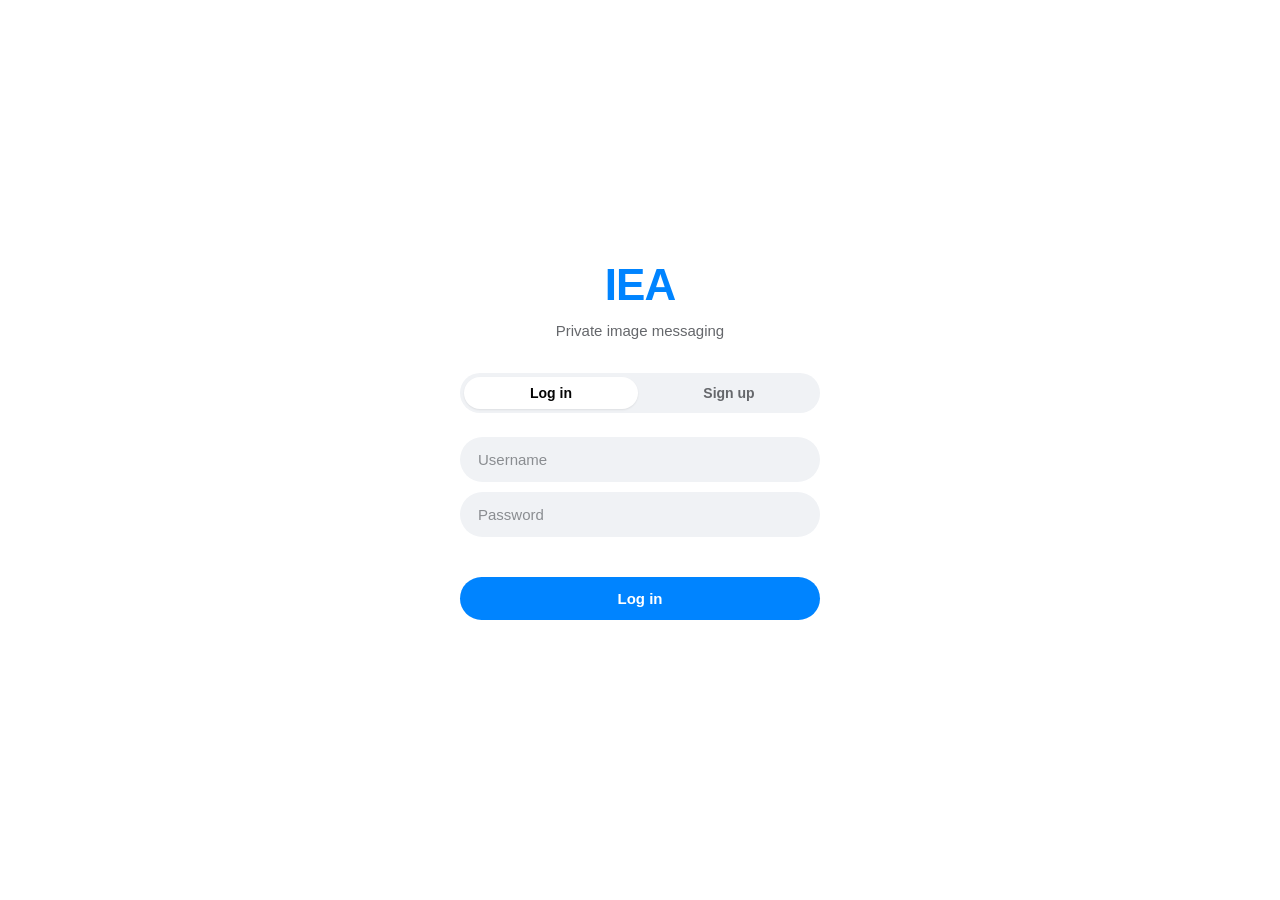
<file: frontend/index.html>
<!DOCTYPE html>
<html lang="en">
<head>
  <meta charset="UTF-8" />
  <meta name="viewport" content="width=device-width, initial-scale=1.0" />
  <title>IEA</title>
  <link rel="stylesheet" href="style.css" />
</head>
<body class="login-page">
  <div class="auth-layout">
    <div class="app-name">IEA</div>
    <div class="subtitle">Private image messaging</div>

    <div class="auth-tabs" id="toggle">
      <button type="button" class="tab-btn active" id="tab-login" onclick="setMode('login')">
        Log in
      </button>
      <button type="button" class="tab-btn" id="tab-register" onclick="setMode('register')">
        Sign up
      </button>
    </div>

    <form id="auth-form" onsubmit="return submitAuth(event)">
      <div class="field-group">
        <input class="field" type="text" id="username" placeholder="Username"
               autocomplete="username" required />
      </div>
      <div class="field-group">
        <input class="field" type="password" id="password" placeholder="Password"
               autocomplete="current-password" required />
      </div>
      <div class="field-group" id="confirm-group" style="display:none">
        <input class="field" type="password" id="confirm-password"
               placeholder="Confirm password" autocomplete="new-password" />
      </div>
      <div class="error-text" id="confirm-error" style="margin-top:0"></div>
      <button type="submit" class="btn-primary" id="submit-btn">Log in</button>
    </form>

    <div class="error-text" id="error"></div>
  </div>

  <script src="app.js"></script>
  <script>
    let mode = "login"; // or "register"

    function setMode(nextMode) {
      mode = nextMode;
      const isLogin = mode === "login";
      document.getElementById("submit-btn").textContent = isLogin ? "Log in" : "Create Account";
      document.getElementById("confirm-group").style.display = isLogin ? "none" : "block";
      document.getElementById("tab-login").classList.toggle("active", isLogin);
      document.getElementById("tab-register").classList.toggle("active", !isLogin);
      document.getElementById("confirm-error").textContent = "";
      setError("");
    }

    function toggleMode() {
      setMode(mode === "login" ? "register" : "login");
    }

    function setError(text) {
      document.getElementById("error").textContent = text;
    }

    async function submitAuth(e) {
      e.preventDefault();
      setError("");
      document.getElementById("confirm-error").textContent = "";
      const username = document.getElementById("username").value.trim();
      const password = document.getElementById("password").value;
      const btn = document.getElementById("submit-btn");

      // Confirm-password check (frontend validation only).
      if (mode === "register") {
        const confirm = document.getElementById("confirm-password").value;
        if (password !== confirm) {
          document.getElementById("confirm-error").textContent = "Passwords do not match";
          return false;
        }
      }

      btn.disabled = true;

      try {
        if (mode === "register") {
          const res = await fetch("/register", {
            method: "POST",
            headers: { "Content-Type": "application/json" },
            body: JSON.stringify({ username, password }),
          });
          const data = await res.json();
          if (!res.ok) {
            setError(data.detail || "Could not create account");
            return false;
          }
          // Auto-login after successful registration.
        }

        const res = await fetch("/login", {
          method: "POST",
          headers: { "Content-Type": "application/json" },
          body: JSON.stringify({ username, password }),
        });
        const data = await res.json();
        if (!res.ok) {
          setError(data.detail || "Incorrect username or password");
          return false;
        }
        sessionStorage.setItem("session_token", data.session_token);
        sessionStorage.setItem("username", data.username);
        sessionStorage.setItem("is_admin", data.is_admin ? "true" : "false");
        window.location.href = data.is_admin ? "admin.html" : "chat.html";
      } catch (err) {
        setError("Something went wrong, try again");
      } finally {
        btn.disabled = false;
      }
      return false;
    }

    if (getToken()) {
      window.location.href = isAdmin() ? "admin.html" : "chat.html";
    }
  </script>
</body>
</html>
</file>
<file: frontend/style.css>
/* Messenger-style theme: flat, white, real Messenger blue. */

:root {
  --blue: #0084ff;
  --blue-hover: #0073e6;
  --bg: #ffffff;
  --hover: #f0f2f5;
  --active: #ebf5ff;
  --input: #f0f2f5;
  --bubble-received: #f0f0f0;
  --text: #050505;
  --muted: #65676b;
  --placeholder: #8a8d91;
  --border: #e4e6eb;
  --online: #31a24c;
  --error: #fa383e;
}

* { box-sizing: border-box; margin: 0; padding: 0; }

html, body { height: 100%; }

body {
  font-family: -apple-system, BlinkMacSystemFont, "Segoe UI", Helvetica, Arial, sans-serif;
  background: var(--bg);
  color: var(--text);
  font-size: 15px;
  line-height: 1.4;
  -webkit-font-smoothing: antialiased;
  overflow: hidden;
}

button, input { font-family: inherit; color: inherit; }
button { cursor: pointer; }
img { max-width: 100%; }
a { color: var(--blue); text-decoration: none; }

/* ====== Login page ====== */
.login-page {
  height: 100vh;
  display: flex;
  align-items: center;
  justify-content: center;
  padding: 24px;
  background: var(--bg);
  overflow: auto;
}

.auth-layout { width: 100%; max-width: 360px; }
.auth-glow { display: none; }
.login-card { width: 100%; }
.brand-mark { display: none; }

.app-name {
  font-size: 44px;
  font-weight: 700;
  color: var(--blue);
  text-align: center;
  letter-spacing: -1px;
  margin-bottom: 4px;
}

.subtitle {
  font-size: 15px;
  color: var(--muted);
  text-align: center;
  margin-bottom: 32px;
}

.auth-tabs {
  display: flex;
  gap: 4px;
  background: var(--input);
  border-radius: 999px;
  padding: 4px;
  margin-bottom: 24px;
}

.tab-btn {
  flex: 1;
  background: none;
  border: none;
  padding: 8px 14px;
  border-radius: 999px;
  font-size: 14px;
  font-weight: 600;
  color: var(--muted);
  transition: background 120ms, color 120ms;
}

.tab-btn.active {
  background: var(--bg);
  color: var(--text);
  box-shadow: 0 1px 2px rgba(0, 0, 0, 0.08);
}

.field-group { margin-bottom: 10px; }
.label { display: none; }

.field {
  width: 100%;
  background: var(--input);
  border: none;
  border-radius: 999px;
  padding: 14px 18px;
  font-size: 15px;
  outline: none;
  color: var(--text);
  transition: background 120ms, box-shadow 120ms;
}

.field::placeholder { color: var(--placeholder); }
.field:focus { background: var(--bg); box-shadow: 0 0 0 2px var(--blue); }

.helper-row { display: none; }

.btn-primary {
  width: 100%;
  background: var(--blue);
  color: #fff;
  border: none;
  border-radius: 999px;
  padding: 13px 18px;
  font-size: 15px;
  font-weight: 600;
  margin-top: 14px;
  transition: background 120ms;
}

.btn-primary:hover { background: var(--blue-hover); }
.btn-primary:disabled { opacity: 0.6; cursor: default; }

.btn-primary.ghost {
  background: var(--input);
  color: var(--text);
  font-weight: 600;
}
.btn-primary.ghost:hover { background: #e2e5e9; }

.text-link {
  background: none;
  border: none;
  color: var(--blue);
  font-size: 14px;
  font-weight: 600;
  padding: 0;
}
.text-link:hover { color: var(--blue-hover); }

.error-text {
  font-size: 13px;
  color: var(--error);
  text-align: center;
  margin-top: 10px;
  min-height: 16px;
}

/* ====== App layout ====== */
.app { display: flex; height: 100vh; }

/* ====== Sidebar ====== */
.sidebar {
  width: 340px;
  flex-shrink: 0;
  background: var(--bg);
  border-right: 1px solid var(--border);
  display: flex;
  flex-direction: column;
  position: relative;
}

.sidebar-top {
  height: 64px;
  display: flex;
  align-items: center;
  justify-content: space-between;
  padding: 0 16px;
  flex-shrink: 0;
}

.sidebar-top .title {
  font-size: 22px;
  font-weight: 700;
}

.icon-btn {
  width: 36px;
  height: 36px;
  border-radius: 50%;
  background: var(--input);
  border: none;
  font-size: 18px;
  color: var(--text);
  display: flex;
  align-items: center;
  justify-content: center;
  transition: background 120ms;
}
.icon-btn:hover { background: #e2e5e9; }
.icon-btn.sm { width: 32px; height: 32px; font-size: 16px; }

.search-panel {
  max-height: 0;
  overflow: hidden;
  transition: max-height 200ms ease;
  padding: 0 16px;
}
.search-panel.open { max-height: 160px; padding-bottom: 8px; }

.search-input {
  width: 100%;
  background: var(--input);
  border: none;
  border-radius: 999px;
  padding: 10px 16px;
  font-size: 14px;
  outline: none;
  color: var(--text);
}
.search-input::placeholder { color: var(--placeholder); }

.search-result {
  font-size: 13px;
  color: var(--muted);
  display: flex;
  align-items: center;
  gap: 8px;
  padding: 8px 4px 0;
  min-height: 20px;
}
.search-result .check { color: var(--online); }

.add-pill {
  background: var(--blue);
  color: #fff;
  border: none;
  border-radius: 999px;
  padding: 4px 12px;
  font-size: 12px;
  font-weight: 600;
  margin-left: auto;
}
.add-pill:hover { background: var(--blue-hover); }

.user-list {
  flex: 1;
  overflow-y: auto;
  padding: 4px 8px;
}

.user-item {
  display: flex;
  align-items: center;
  gap: 12px;
  padding: 8px 10px;
  border-radius: 10px;
  cursor: pointer;
  position: relative;
}
.user-item:hover { background: var(--hover); }
.user-item.active { background: var(--active); }

.avatar {
  flex-shrink: 0;
  border-radius: 50%;
  display: flex;
  align-items: center;
  justify-content: center;
  color: #fff;
  font-weight: 600;
}
.avatar.lg { width: 48px; height: 48px; font-size: 18px; }
.avatar.sm { width: 36px; height: 36px; font-size: 15px; }

.u-text { flex: 1; min-width: 0; }
.u-name { font-size: 15px; font-weight: 500; color: var(--text); }
.u-sub { font-size: 13px; color: var(--muted); margin-top: 2px; }

.online-dot {
  width: 10px;
  height: 10px;
  border-radius: 50%;
  background: var(--online);
  flex-shrink: 0;
}

.unread-badge {
  min-width: 20px;
  height: 20px;
  padding: 0 6px;
  border-radius: 999px;
  background: var(--blue);
  color: #fff;
  font-size: 11px;
  font-weight: 700;
  display: flex;
  align-items: center;
  justify-content: center;
  flex-shrink: 0;
}

.sidebar-bottom {
  padding: 8px 12px;
  display: flex;
  align-items: center;
  justify-content: space-between;
  gap: 8px;
  border-top: 1px solid var(--border);
  flex-shrink: 0;
}

.profile-strip {
  display: flex;
  align-items: center;
  gap: 10px;
  flex: 1;
  min-width: 0;
  padding: 4px 6px;
  border-radius: 8px;
  cursor: pointer;
}
.profile-strip:hover { background: var(--hover); }

/* ====== Profile popup ====== */
.profile-popup {
  display: none;
  position: absolute;
  bottom: 64px;
  left: 12px;
  width: 280px;
  padding: 20px;
  background: var(--bg);
  border-radius: 16px;
  box-shadow: 0 8px 32px rgba(0, 0, 0, 0.18);
  z-index: 50;
}
.profile-popup.open { display: block; }

.profile-popup .avatar { margin: 0 auto; }
.pp-name {
  text-align: center;
  font-weight: 600;
  font-size: 16px;
  margin-top: 10px;
}

.divider {
  height: 1px;
  background: var(--border);
  margin: 16px 0;
}

.pp-label {
  font-size: 12px;
  color: var(--muted);
  margin-bottom: 8px;
  text-transform: uppercase;
  letter-spacing: 0.04em;
  font-weight: 600;
}

.profile-popup .field { margin-bottom: 8px; }

.pp-message {
  font-size: 13px;
  text-align: center;
  margin-top: 10px;
  min-height: 18px;
}
.pp-message.ok { color: var(--online); }
.pp-message.err { color: var(--error); }

/* ====== Chat area ====== */
.chat {
  flex: 1;
  display: flex;
  flex-direction: column;
  background: var(--bg);
}

.chat-header {
  height: 64px;
  flex-shrink: 0;
  display: flex;
  align-items: center;
  padding: 0 20px;
  border-bottom: 1px solid var(--border);
}

.chat-header .ch-text { margin-left: 12px; }
.ch-name { font-size: 16px; font-weight: 600; }
.ch-status { font-size: 12px; margin-top: 1px; }
.ch-status.online { color: var(--online); }
.ch-status.offline { color: var(--muted); }

.messages {
  flex: 1;
  overflow-y: auto;
  padding: 20px 20px 8px;
  display: flex;
  flex-direction: column;
}

.date-sep {
  text-align: center;
  font-size: 12px;
  color: var(--muted);
  margin: 16px 0 8px;
  font-weight: 600;
}

.msg-row {
  display: flex;
  align-items: flex-end;
  gap: 8px;
  margin-bottom: 2px;
}
.msg-row.last { margin-bottom: 10px; }
.msg-row.sent { justify-content: flex-end; }

.avatar-spacer { width: 36px; flex-shrink: 0; }

.bubble {
  max-width: 65%;
  padding: 8px 12px;
  font-size: 15px;
  line-height: 1.35;
  word-wrap: break-word;
}

.bubble.received {
  background: var(--bubble-received);
  color: var(--text);
  border-radius: 18px 18px 18px 4px;
}

.bubble.sent {
  background: var(--blue);
  color: #fff;
  border-radius: 18px 18px 4px 18px;
}

.bubble img {
  display: block;
  max-width: 260px;
  max-height: 340px;
  border-radius: 14px;
  cursor: pointer;
}

.bubble.received,
.bubble.sent {
  padding: 0;
  overflow: hidden;
}

.bubble.received:not(:has(img)),
.bubble.sent:not(:has(img)) {
  padding: 8px 12px;
}

.delivered {
  font-size: 11px;
  color: var(--muted);
  margin: 4px 12px 6px;
}
.bubble.sent .delivered { color: rgba(255, 255, 255, 0.85); }

.loading-inline {
  display: flex;
  align-items: center;
  font-size: 14px;
  color: var(--muted);
}
.bubble .loading-inline { padding: 10px 14px; }
.bubble.sent .loading-inline { color: rgba(255, 255, 255, 0.85); }

.spinner {
  display: inline-block;
  width: 14px;
  height: 14px;
  border: 2px solid rgba(0, 0, 0, 0.15);
  border-top-color: var(--blue);
  border-radius: 50%;
  animation: spin 0.7s linear infinite;
  margin-right: 8px;
}
.bubble.sent .spinner {
  border: 2px solid rgba(255, 255, 255, 0.4);
  border-top-color: #fff;
}

@keyframes spin { to { transform: rotate(360deg); } }

.empty-chat {
  margin: auto;
  text-align: center;
  color: var(--muted);
  padding: 20px;
}
.empty-ill {
  width: 56px;
  height: 56px;
  border-radius: 50%;
  background: var(--input);
  color: var(--muted);
  display: flex;
  align-items: center;
  justify-content: center;
  margin: 0 auto 14px;
}
.empty-ill svg { width: 26px; height: 26px; }
.empty-title { font-size: 17px; font-weight: 600; color: var(--text); }
.empty-sub { font-size: 14px; margin-top: 4px; }

.empty-chat .btn-primary {
  width: auto;
  padding: 8px 20px;
  margin-top: 16px;
}

/* ====== Composer ====== */
.composer {
  flex-shrink: 0;
  padding: 10px 16px 14px;
}

.composer-inner {
  display: flex;
  align-items: center;
  gap: 10px;
}

.attach-btn {
  width: 36px;
  height: 36px;
  border-radius: 50%;
  background: none;
  border: none;
  font-size: 22px;
  color: var(--blue);
  display: flex;
  align-items: center;
  justify-content: center;
  flex-shrink: 0;
}
.attach-btn:hover { background: var(--input); }

.composer-field {
  flex: 1;
  background: var(--input);
  border-radius: 999px;
  padding: 10px 16px;
  font-size: 14px;
  color: var(--muted);
  min-height: 38px;
  display: flex;
  align-items: center;
  overflow: hidden;
  text-overflow: ellipsis;
  white-space: nowrap;
}

.send-btn {
  background: none;
  color: var(--blue);
  border: none;
  border-radius: 999px;
  padding: 8px 16px;
  font-size: 15px;
  font-weight: 600;
  flex-shrink: 0;
}
.send-btn:hover:not(:disabled) { background: var(--input); }
.send-btn:disabled { color: var(--placeholder); cursor: default; }

.composer-field.active { color: var(--text); }

/* Preview strip (image picked, ready to send) */
.preview-strip {
  display: none;
  align-items: center;
  gap: 12px;
  padding: 10px 12px;
  margin-bottom: 8px;
  background: var(--input);
  border-radius: 14px;
  animation: slideUp 180ms ease-out;
}
.preview-strip.open { display: flex; }

.preview-thumb {
  position: relative;
  width: 60px;
  height: 60px;
  flex-shrink: 0;
}
.preview-thumb img {
  width: 100%;
  height: 100%;
  object-fit: cover;
  border-radius: 10px;
  display: block;
}
.preview-x {
  position: absolute;
  top: -6px;
  right: -6px;
  width: 22px;
  height: 22px;
  border-radius: 50%;
  background: var(--text);
  color: #fff;
  border: 2px solid var(--bg);
  font-size: 14px;
  line-height: 1;
  display: flex;
  align-items: center;
  justify-content: center;
}
.preview-x:hover { background: var(--error); }

.preview-meta { flex: 1; min-width: 0; }
.preview-name {
  font-size: 14px;
  font-weight: 500;
  color: var(--text);
  white-space: nowrap;
  overflow: hidden;
  text-overflow: ellipsis;
}
.preview-hint { font-size: 12px; color: var(--muted); margin-top: 2px; }

/* Drag-and-drop overlay */
.drop-overlay {
  display: none;
  position: fixed;
  inset: 0;
  background: rgba(0, 132, 255, 0.08);
  z-index: 900;
  pointer-events: none;
  align-items: center;
  justify-content: center;
}
.drop-overlay.open { display: flex; }
.drop-overlay-inner {
  background: var(--bg);
  border: 2px dashed var(--blue);
  border-radius: 20px;
  padding: 40px 64px;
  font-size: 18px;
  font-weight: 600;
  color: var(--blue);
  box-shadow: 0 12px 48px rgba(0, 132, 255, 0.2);
}

/* Subtle slide/fade on new bubbles + animations */
@keyframes msgIn {
  from { opacity: 0; transform: translateY(6px); }
  to   { opacity: 1; transform: none; }
}
@keyframes slideUp {
  from { opacity: 0; transform: translateY(8px); }
  to   { opacity: 1; transform: none; }
}
.msg-row { animation: msgIn 200ms ease-out; }

/* ====== Lightbox ====== */
.lightbox {
  display: none;
  position: fixed;
  inset: 0;
  background: rgba(0, 0, 0, 0.92);
  z-index: 1000;
  align-items: center;
  justify-content: center;
  padding: 24px;
}
.lightbox.open { display: flex; }

.lightbox-content {
  display: flex;
  flex-direction: column;
  align-items: center;
  gap: 20px;
}

.lightbox-content img {
  max-width: 90vw;
  max-height: 80vh;
  border-radius: 8px;
}

.lightbox-actions { display: flex; gap: 10px; }

.lightbox-actions a,
.lightbox-actions button {
  background: rgba(255, 255, 255, 0.12);
  color: #fff;
  border: none;
  border-radius: 999px;
  padding: 8px 22px;
  font-size: 14px;
  font-weight: 600;
  text-decoration: none;
  backdrop-filter: blur(4px);
}
.lightbox-actions a.download { background: var(--blue); }
.lightbox-actions a:hover,
.lightbox-actions button:hover { opacity: 0.9; }

/* ====== Admin panel ====== */
.admin-wrap {
  height: 100vh;
  display: flex;
  flex-direction: column;
  background: var(--bg);
}

.admin-head {
  height: 64px;
  display: flex;
  align-items: center;
  justify-content: space-between;
  padding: 0 24px;
  border-bottom: 1px solid var(--border);
  flex-shrink: 0;
}

.admin-head h1 {
  font-size: 22px;
  font-weight: 700;
  color: var(--text);
}

.admin-tabs {
  display: flex;
  gap: 4px;
  padding: 12px 20px;
  border-bottom: 1px solid var(--border);
  flex-shrink: 0;
}

.admin-tabs button {
  padding: 8px 16px;
  background: none;
  color: var(--muted);
  border: none;
  border-radius: 8px;
  font-size: 14px;
  font-weight: 600;
}
.admin-tabs button:hover { background: var(--hover); }
.admin-tabs button.active { color: var(--blue); background: var(--active); }

.admin-body {
  flex: 1;
  overflow-y: auto;
  padding: 24px;
}

table {
  width: 100%;
  border-collapse: collapse;
  font-size: 14px;
}

th, td {
  text-align: left;
  padding: 12px 16px;
  border-bottom: 1px solid var(--border);
}

th {
  color: var(--muted);
  font-weight: 600;
  font-size: 12px;
  text-transform: uppercase;
  letter-spacing: 0.04em;
}

tr:hover td { background: var(--hover); }

.badge {
  padding: 2px 10px;
  border-radius: 999px;
  font-size: 12px;
  font-weight: 600;
}
.badge.on { background: rgba(49, 162, 76, 0.12); color: var(--online); }
.badge.off { background: var(--input); color: var(--muted); }
.badge.admin { background: var(--active); color: var(--blue); }

.refresh-note { font-size: 12px; color: var(--muted); }
</file>
